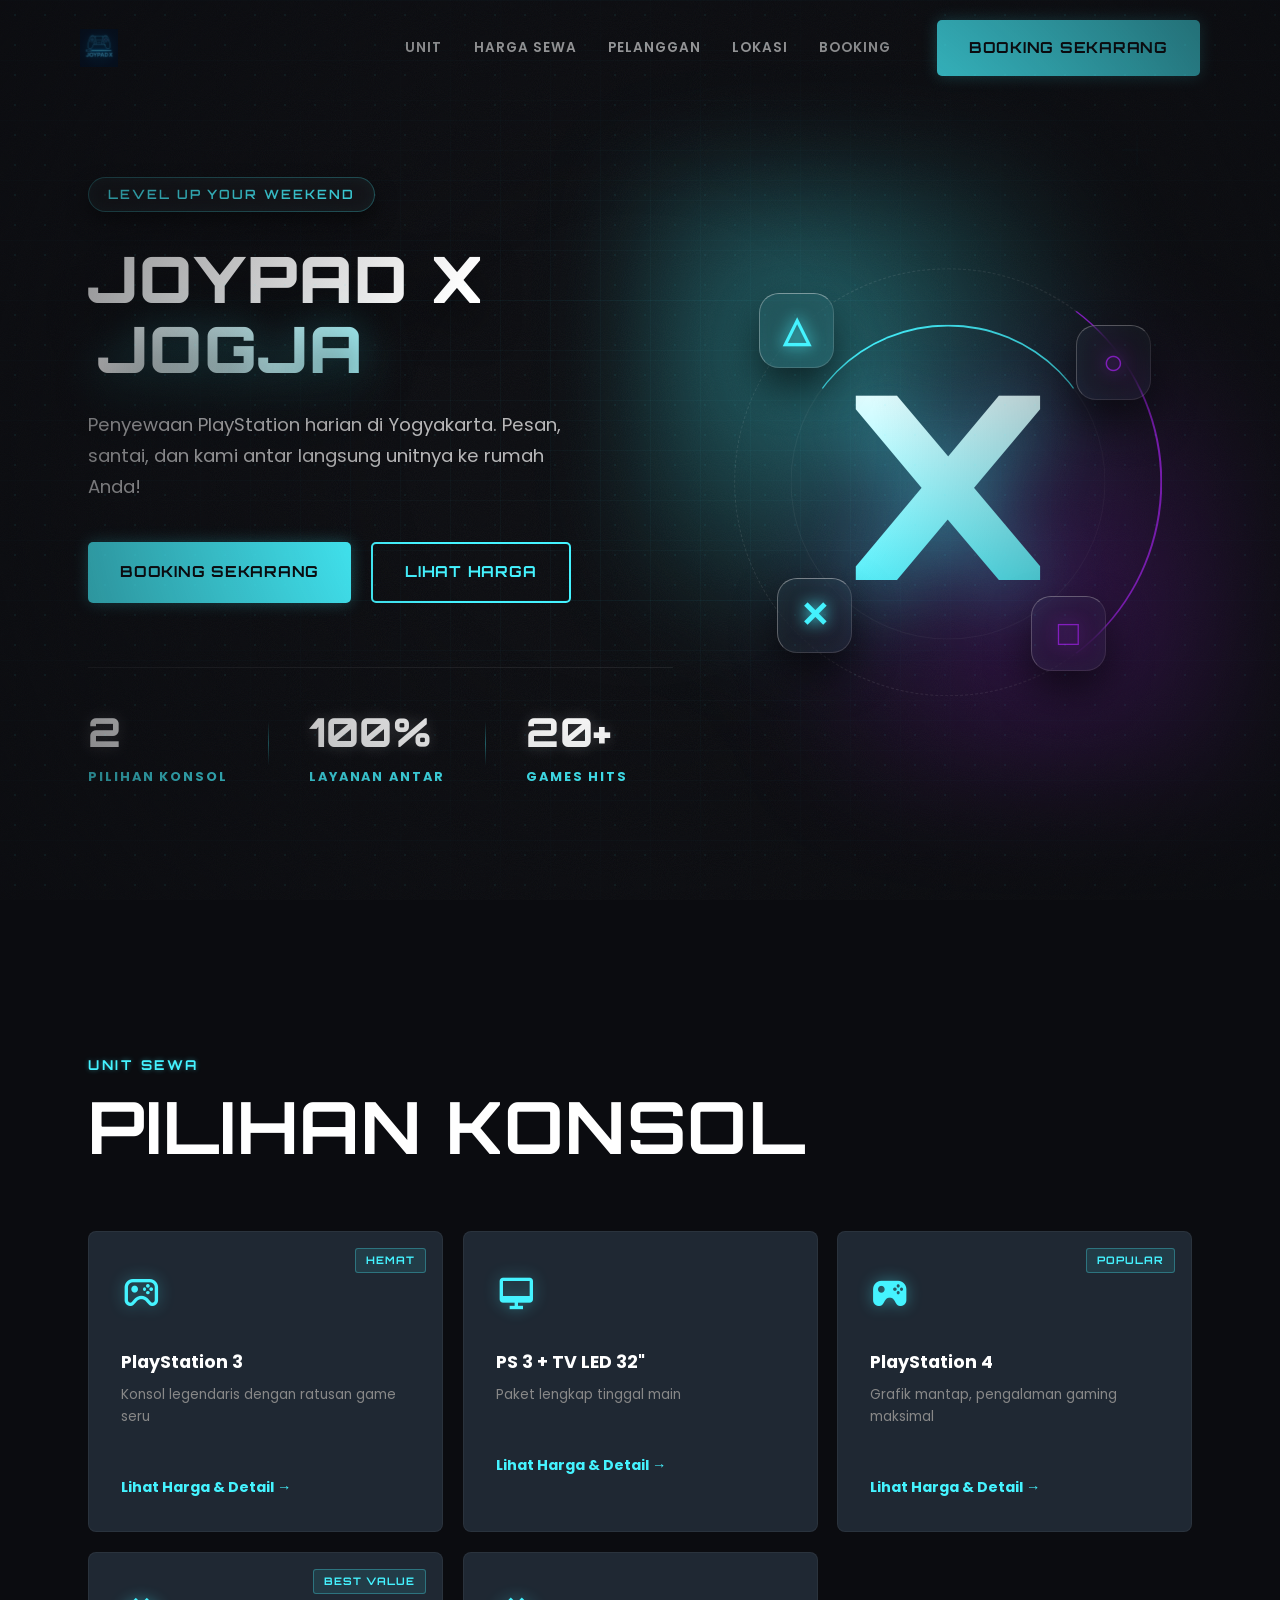
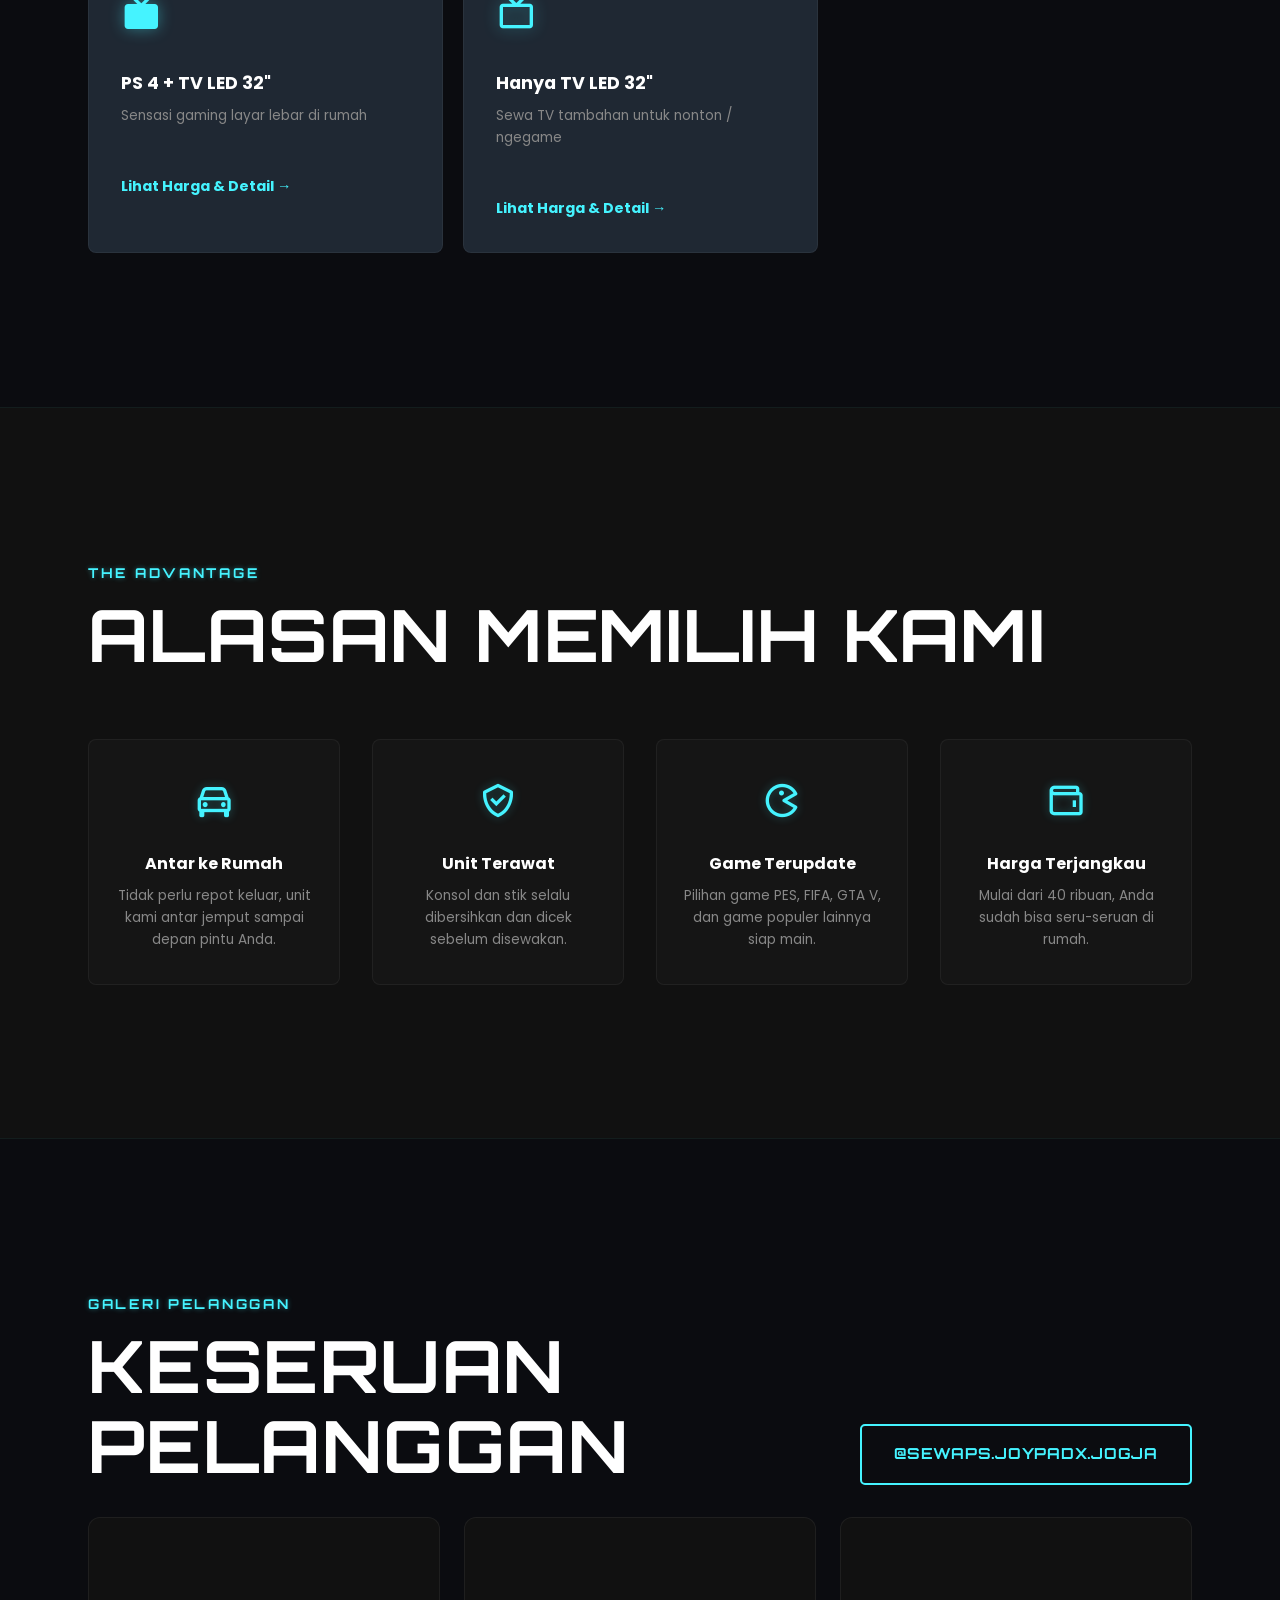
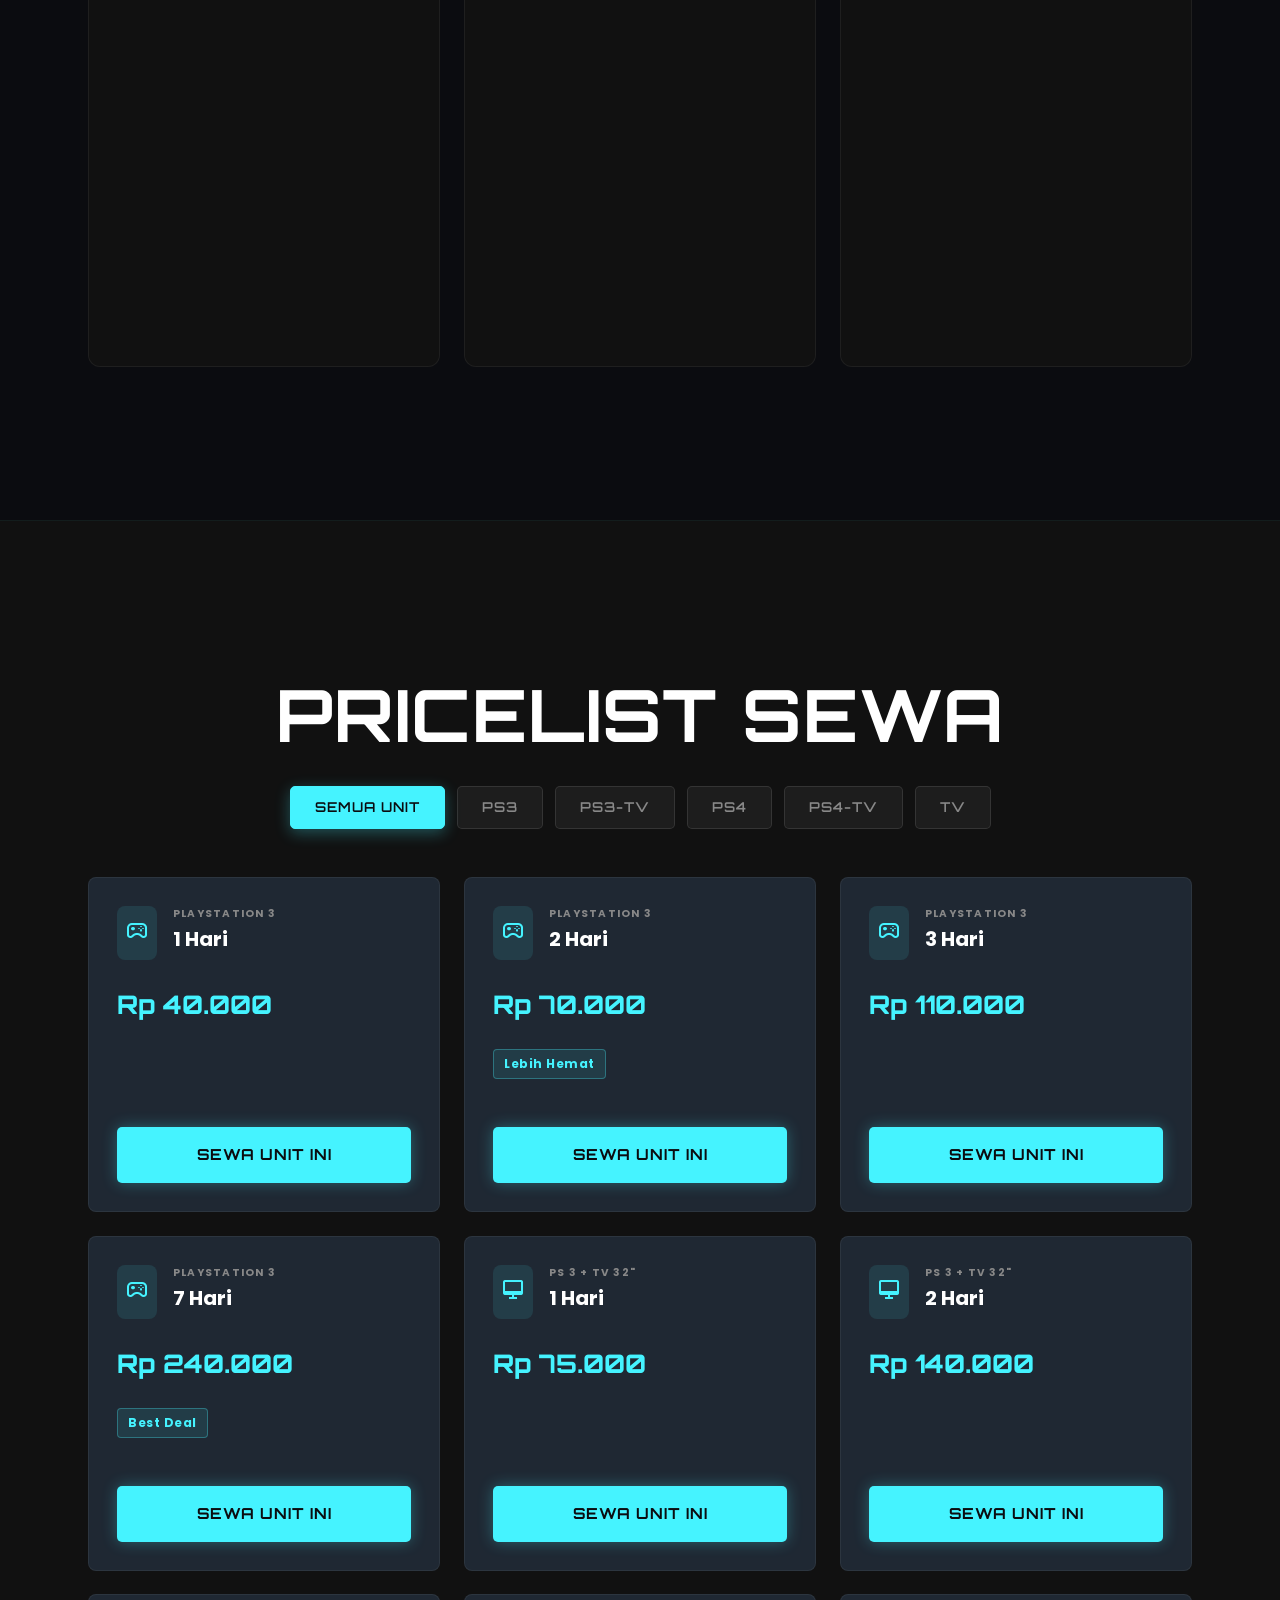
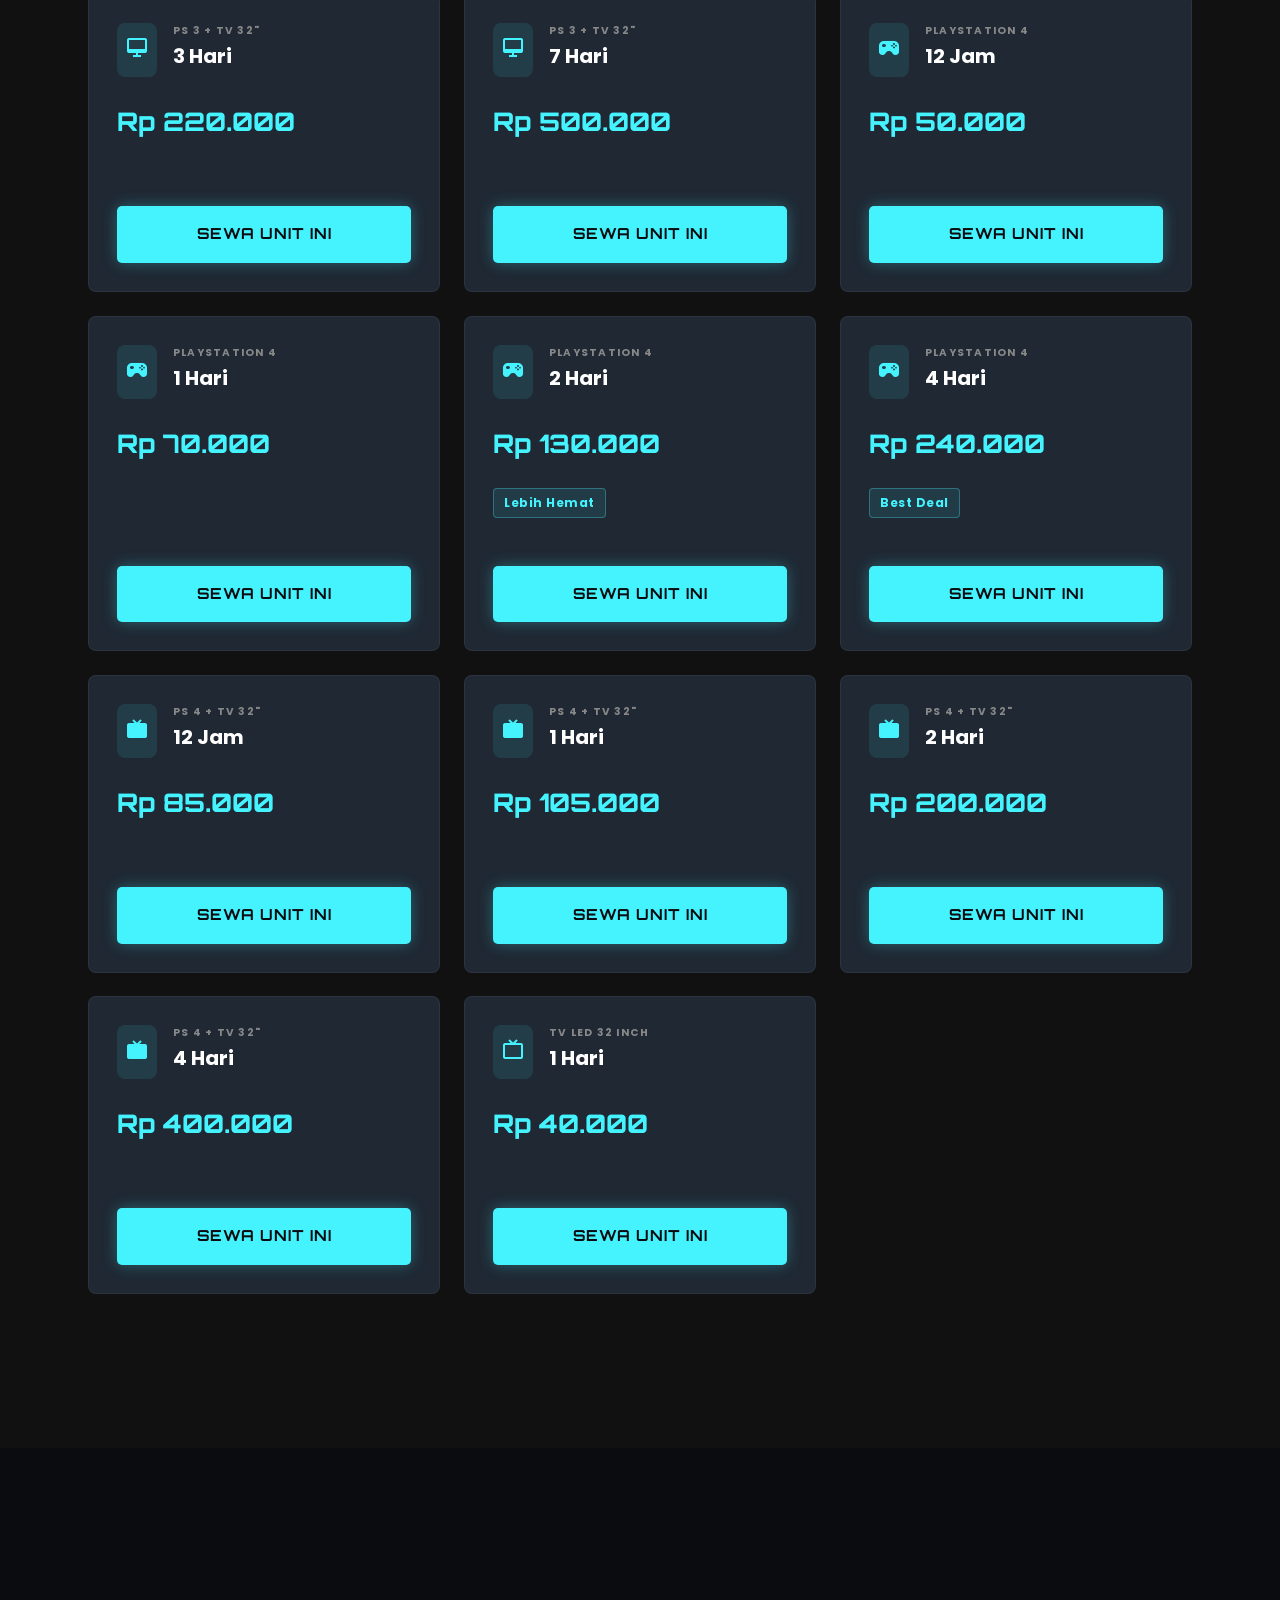
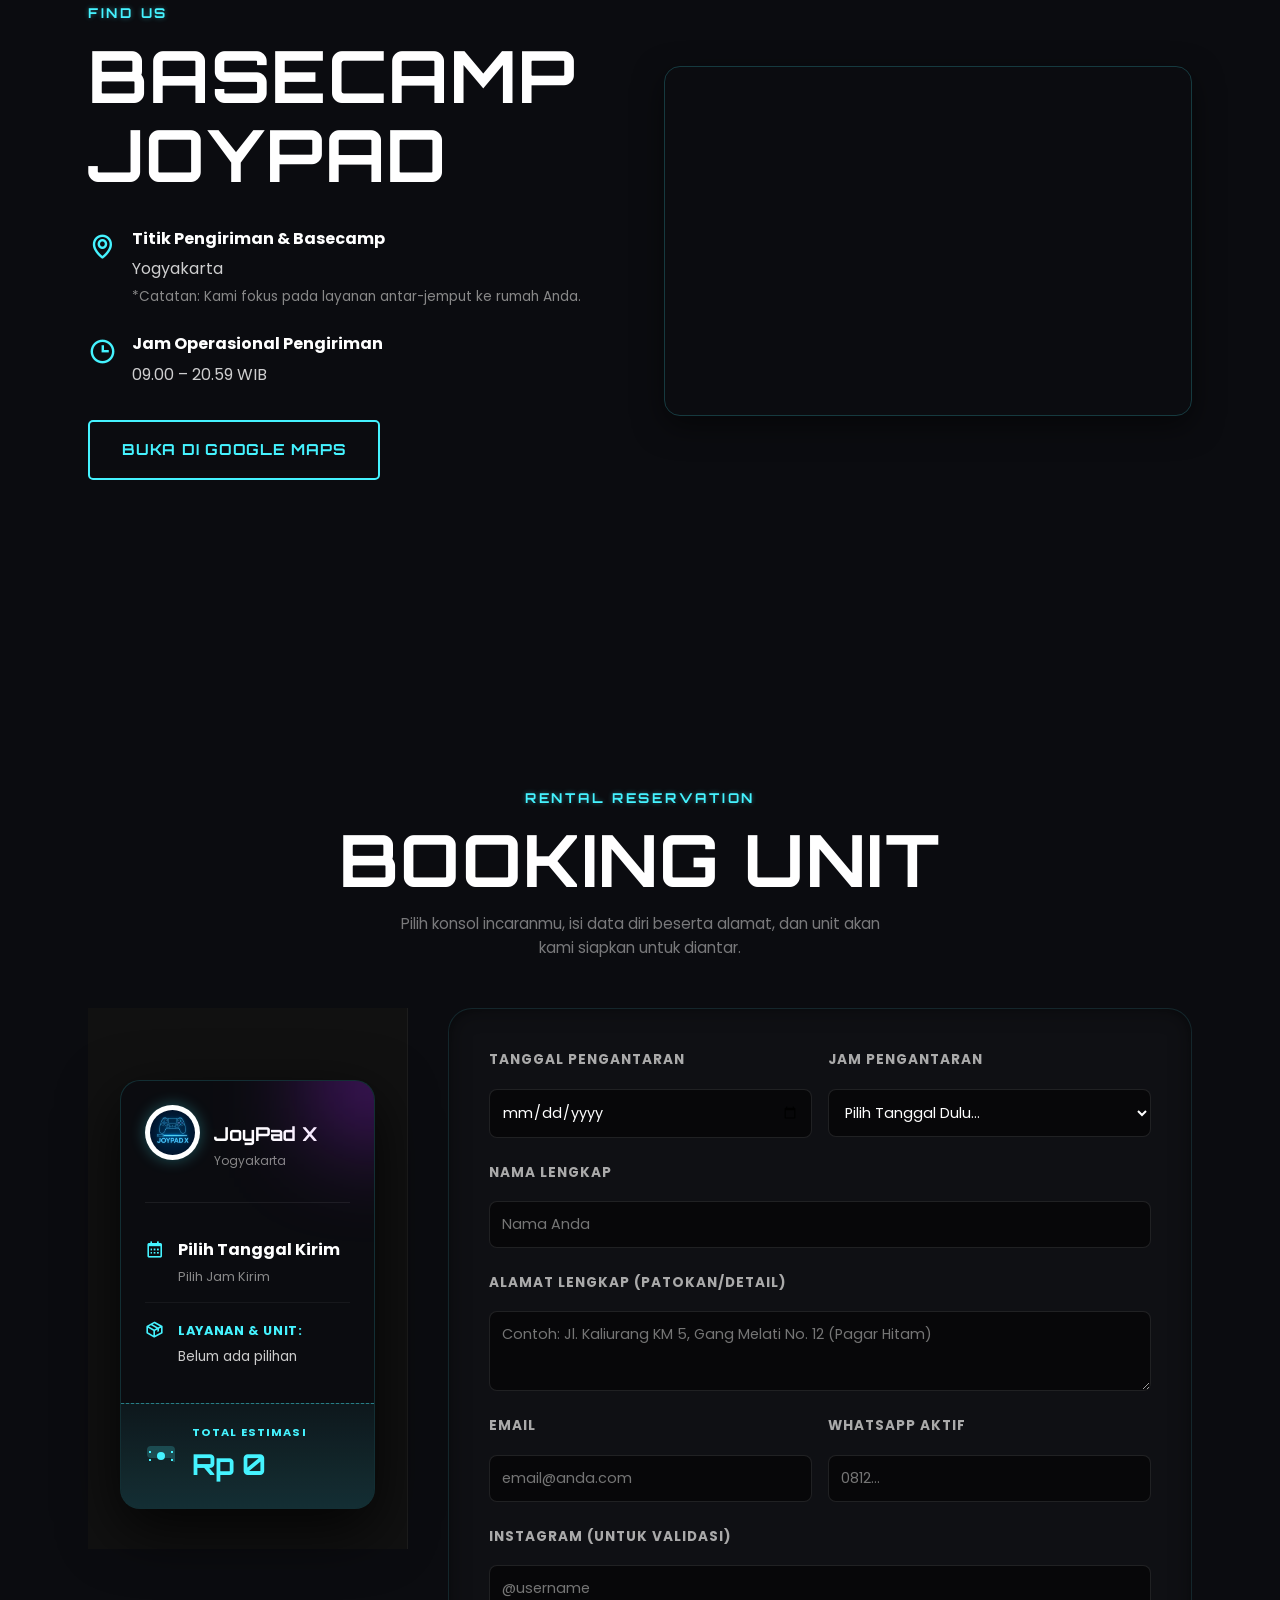
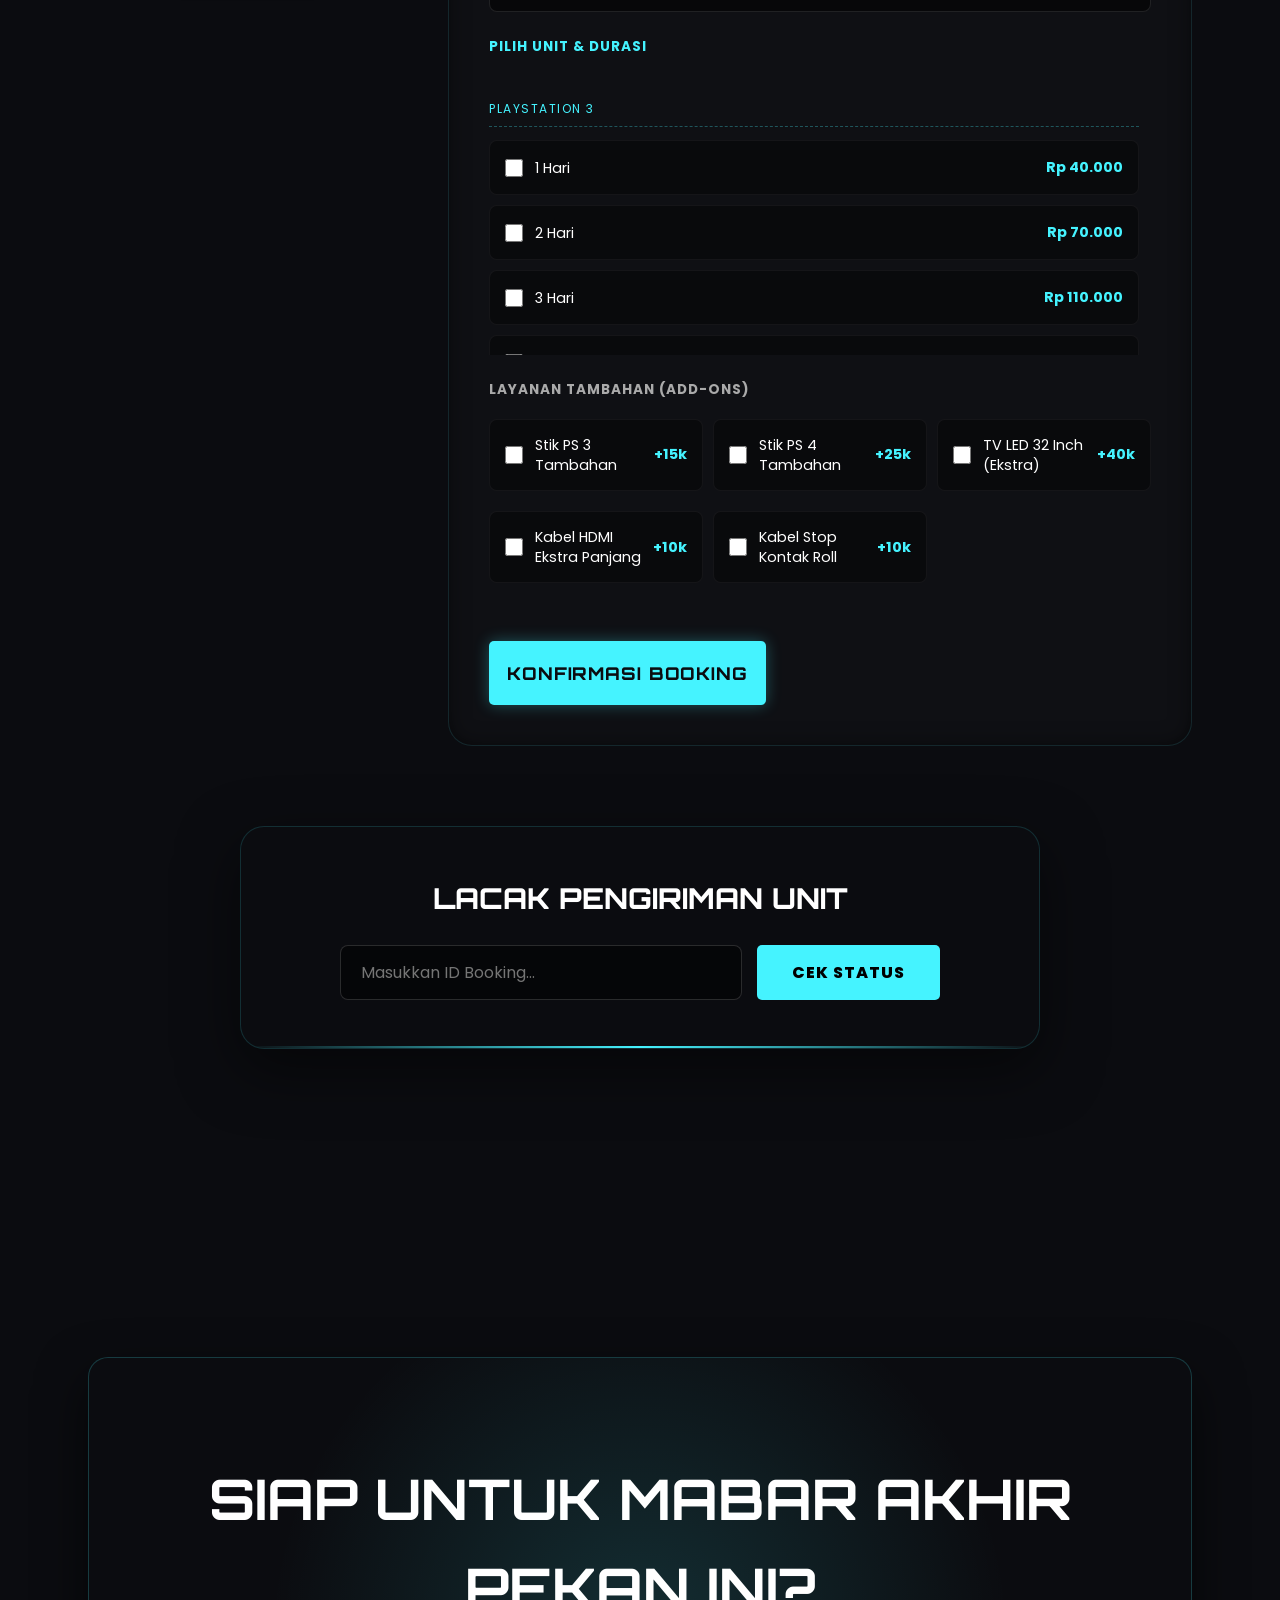
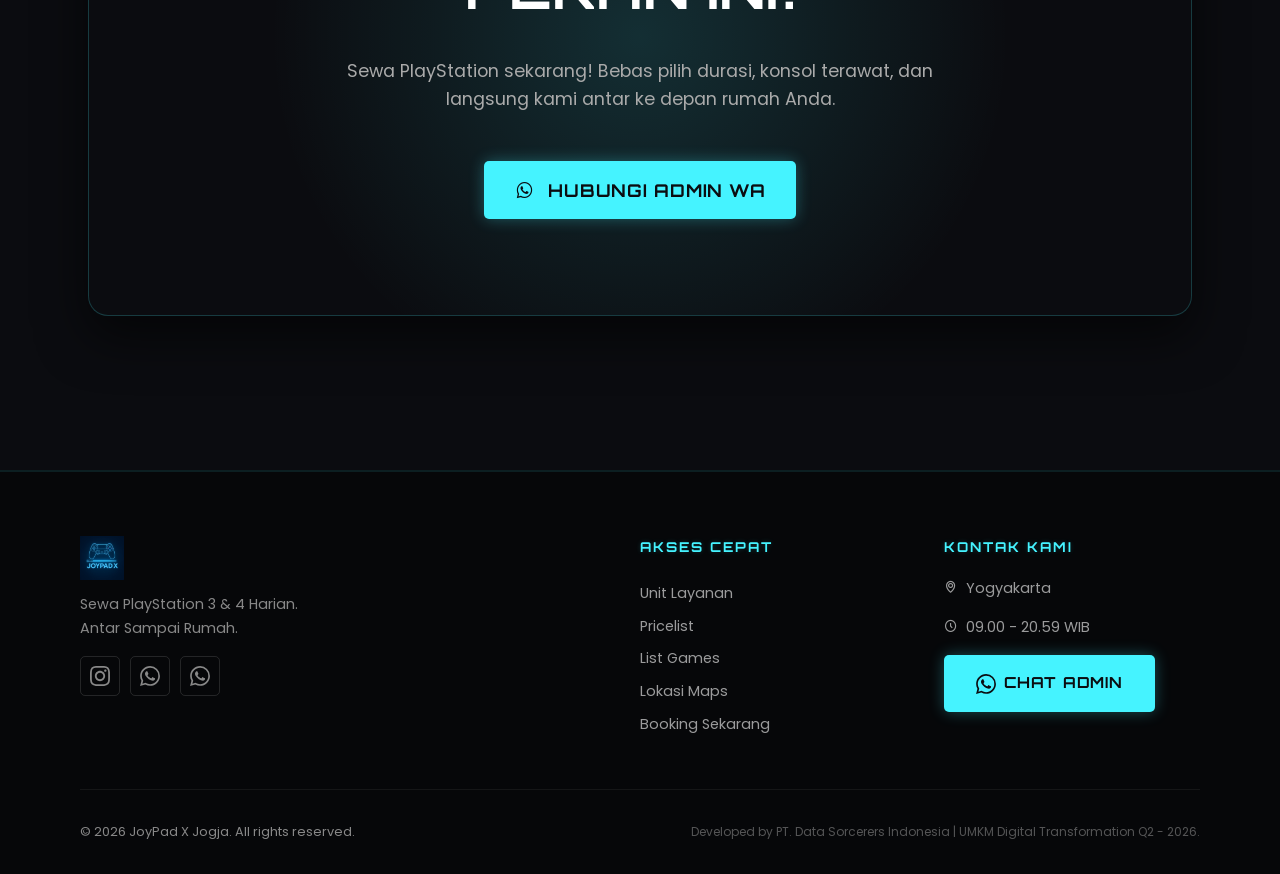
<file: index.html>
<!DOCTYPE html>
<html lang="id">
    <head>
        <meta charset="UTF-8" />
        <meta name="viewport" content="width=device-width, initial-scale=1.0" />
        <title>JoyPad X Jogja - Sewa PS3 & PS4</title>
        
        <!-- Icon di Tab Browser (Favicon) -->
        <link rel="icon" type="image/png" href="logo.png">
        <link rel="apple-touch-icon" href="logo.png">
      
        <!-- Meta Description -->
        <meta name="description" content="Sewa PlayStation 3 dan PlayStation 4 harian di Yogyakarta. Layanan antar langsung ke rumah. Level up your weekend bersama JoyPad X!" />
        <meta name="keywords" content="sewa ps jogja, rental ps3 jogja, rental ps4 jogja, sewa playstation yogyakarta, joypad x jogja, rental ps antar jemput" />
        
        <!-- Open Graph / Facebook / WhatsApp (Thumbnail Share) -->
        <meta property="og:type" content="website" />
        <meta property="og:url" content="https://joypadx-jogja.vercel.app" /> <!-- Ganti dengan domainmu nanti -->
        <meta property="og:title" content="JoyPad X Jogja - Sewa PS3 & PS4" />
        <meta property="og:description" content="Sewa PS3 & PS4 harian di Jogja dengan layanan antar ke rumah. Pesan sekarang!" />
        <meta property="og:image" content="logo.png" /> <!-- Ini yang jadi thumbnail -->
      
        <!-- Twitter -->
        <meta property="twitter:card" content="summary_large_image" />
        <meta property="twitter:title" content="JoyPad X Jogja - Sewa PS3 & PS4" />
        <meta property="twitter:description" content="Sewa PS3 & PS4 harian di Jogja dengan layanan antar ke rumah. Pesan sekarang!" />
        <meta property="twitter:image" content="logo.png" />
      
        <script async src="//www.instagram.com/embed.js"></script>
        <link href='https://unpkg.com/boxicons@2.1.4/css/boxicons.min.css' rel='stylesheet'>
      
        <link rel="stylesheet" href="css/base.css" />
        <link rel="stylesheet" href="css/layout.css" />
        <link rel="stylesheet" href="css/hero.css" />
        <link rel="stylesheet" href="css/sections.css" />
        <link rel="stylesheet" href="css/components.css" />
        <link rel="stylesheet" href="css/responsive.css" />
      </head>
<body>

  <div id="header-root"></div>
  
  <!-- Flash effect bisa dimatikan atau diganti warnanya nanti di CSS agar cocok dengan tema gaming -->
  <div id="shutter-flash" class="camera-flash"></div>
  
  <!-- Toast Notifikasi (Disesuaikan pesannya) -->
  <div id="booking-toast" class="booking-toast">
    <i class='bx bx-joystick'></i> <span>DATA SAVED! PREPARING WHATSAPP...</span>
  </div>

  <main>
    <div id="hero-root"></div>
    <div id="services-root"></div> <!-- Nanti bisa dipakai untuk Info Harga / Pricelist -->
    <div id="why-us-root"></div> <!-- Alasan memilih JoyPad X -->
    <div id="portfolio-root"></div> <!-- Nanti bisa dipakai untuk Galeri Pelanggan -->
    <div id="pricing-root"></div> <!-- Detail Pricelist -->
    <div id="location-root"></div>
    <div id="booking-root"></div>
    <div id="cta-root"></div>
  </main>

  <div id="footer-root"></div>

  <!-- Data -->
  <script src="js/data.js"></script>

  <!-- Components -->
  <script src="components/header.js"></script>
  <script src="components/hero.js"></script>
  <script src="components/sections.js"></script>
  <script src="components/content.js"></script>
  <script src="components/footer.js"></script>

  <!-- App -->
  <script src="js/app.js"></script>

  <!-- <script>
    // Matikan Klik Kanan
    document.addEventListener('contextmenu', event => event.preventDefault());
  
    // Matikan Shortcut (F12, Ctrl+Shift+I, Ctrl+U untuk View Source)
    document.onkeydown = function(e) {
      if (e.keyCode == 123 || 
         (e.ctrlKey && e.shiftKey && e.keyCode == 'I'.charCodeAt(0)) || 
         (e.ctrlKey && e.shiftKey && e.keyCode == 'C'.charCodeAt(0)) || 
         (e.ctrlKey && e.shiftKey && e.keyCode == 'J'.charCodeAt(0)) || 
         (e.ctrlKey && e.keyCode == 'U'.charCodeAt(0))) {
        return false;
      }
    };
  </script> -->
  
</body>
</html>
</file>
<file: css/base.css>
/* ─── FONTS ─────────────────────────────────────────────────────────────────── */
@import url('https://fonts.googleapis.com/css2?family=Orbitron:wght@400;500;700;900&family=Poppins:wght@300;400;500;600;700&display=swap');

/* ─── TOKENS ─────────────────────────────────────────────────────────────────── */
:root {
  --black: #000000;
  --dark: #0b0c10;       /* Base background JoyPad X */
  --dark-2: #111111;
  --dark-3: #1f2833;     /* Card background JoyPad X */
  --dark-4: #2a3644;
  --white: #ffffff;
  --off-white: #c5c6c7;  /* Teks utama JoyPad X */
  --muted: #888888;
  --muted-2: #444444;
  
  /* JoyPad X Neon Accents */
  --neon-blue: #45f3ff;
  --neon-purple: #b026ff;
  --accent: var(--neon-blue);
  --accent-dim: rgba(69, 243, 255, 0.1);

  --font-display: 'Orbitron', sans-serif;
  --font-heading: 'Poppins', sans-serif;
  --font-body: 'Poppins', sans-serif;

  --radius: 12px;
  --radius-sm: 8px;
  --radius-lg: 20px;

  --transition: 0.3s cubic-bezier(0.4, 0, 0.2, 1);
  --transition-slow: 0.6s cubic-bezier(0.4, 0, 0.2, 1);

  --shadow: 0 4px 24px rgba(0, 0, 0, 0.4);
  --shadow-lg: 0 8px 48px rgba(69, 243, 255, 0.2); /* Glow Shadow */

  --max-w: 1200px;
  --gap: clamp(1rem, 3vw, 2rem);
}

/* ─── RESET & SCROLL FIX ─────────────────────────────────────────────────────── */
*, *::before, *::after { 
  box-sizing: border-box; 
  margin: 0; 
  padding: 0; 
}

html {
  scroll-behavior: smooth;
  font-size: 16px;
  height: -webkit-fill-available; 
  overflow-x: hidden;
}

body {
  background: var(--dark); 
  color: var(--off-white);
  font-family: var(--font-body);
  line-height: 1.6;
  -webkit-font-smoothing: antialiased;
  
  overflow-y: auto !important; 
  overflow-x: hidden;
  min-height: 100vh;
  width: 100%;
  position: relative;
  visibility: visible !important;
  opacity: 1 !important;
}

/* Efek Pattern Dot/Grid ala UI Gaming */
body::before {
    content: "";
    position: fixed;
    top: 0; left: 0;
    width: 100%; height: 100%;
    background-image: radial-gradient(rgba(69, 243, 255, 0.15) 1px, transparent 1px);
    background-size: 30px 30px;
    opacity: 0.4; 
    pointer-events: none;
    z-index: 9999;
}

/* Efek Vignette untuk fokus ke tengah layar */
body::after {
    content: "";
    position: fixed;
    top: 0; left: 0;
    width: 100%; height: 100%;
    background: radial-gradient(circle at center, transparent 30%, rgba(11, 12, 16, 0.85) 120%);
    pointer-events: none;
    z-index: 9998;
}

/* Memastikan main container memiliki tinggi sesuai konten */
main {
  display: block;
  width: 100%;
  position: relative;
  z-index: 1; /* Di atas pseudo-elements background */
}

a { color: inherit; text-decoration: none; }
img { display: block; max-width: 100%; height: auto; }
button { cursor: pointer; border: none; background: none; font: inherit; }
ul { list-style: none; }

/* ─── SCROLLBAR (Tema Neon Blue) ────────────────────── */
::-webkit-scrollbar { width: 8px; }
::-webkit-scrollbar-track { background: var(--dark); }
::-webkit-scrollbar-thumb { 
  background: var(--dark-4); 
  border-radius: 10px;
  border: 1px solid rgba(69, 243, 255, 0.2);
}
::-webkit-scrollbar-thumb:hover { 
  background: var(--neon-blue); 
  box-shadow: 0 0 10px var(--neon-blue);
}

/* ─── LAYOUT UTILS ───────────────────────────────────────────────────────────── */
.container {
  max-width: var(--max-w);
  margin: 0 auto;
  padding: 0 clamp(1.5rem, 5vw, 3rem);
}

.section-gap {
  padding: clamp(5rem, 12vw, 10rem) 0;
}

.section-header {
  margin-bottom: 4rem;
}

.section-eyebrow {
  font-family: var(--font-display); /* Diubah jadi Orbitron */
  font-size: 0.85rem;
  font-weight: 700;
  letter-spacing: 0.2em;
  text-transform: uppercase;
  color: var(--neon-blue);
  margin-bottom: 0.75rem;
  display: block;
  text-shadow: 0 0 5px rgba(69, 243, 255, 0.4);
}

.section-title {
  font-family: var(--font-display);
  font-size: clamp(2.5rem, 6vw, 4.5rem);
  letter-spacing: 0.02em;
  line-height: 1.1;
  color: var(--white);
  text-transform: uppercase;
}

/* ─── BUTTONS ────────────────────────────────────────────────────────────────── */
.btn {
  display: inline-flex;
  align-items: center;
  justify-content: center;
  gap: 0.75rem;
  padding: 1rem 2rem;
  border-radius: 5px; /* Dibuat sedikit kotak agar lebih futuristik */
  font-family: var(--font-display); /* Font Orbitron untuk tombol */
  font-size: 0.95rem;
  font-weight: 700;
  transition: var(--transition);
  cursor: pointer;
  letter-spacing: 0.05em;
  white-space: nowrap;
  text-transform: uppercase;
}

/* Menimpa .btn-white menjadi tombol Primary Neon */
.btn-white {
  background: var(--neon-blue);
  color: var(--dark);
  box-shadow: 0 0 15px rgba(69, 243, 255, 0.3);
}
.btn-white:hover {
  background: #2ce1ed; /* Sedikit lebih terang */
  transform: translateY(-3px);
  box-shadow: 0 10px 30px rgba(69, 243, 255, 0.6);
  color: var(--black);
}

.btn-outline {
  background: transparent;
  color: var(--neon-blue);
  border: 2px solid var(--neon-blue);
}
.btn-outline:hover {
  background: rgba(69, 243, 255, 0.1);
  transform: translateY(-3px);
  box-shadow: 0 5px 20px rgba(69, 243, 255, 0.4);
}

/* ─── CURSOR GLOW FIX (Aura Biru di Belakang Kursor) ─────────────── */
.cursor-glow {
  position: fixed;
  top: 0;
  left: 0;
  width: 500px;
  height: 500px;
  border-radius: 50%;
  background: radial-gradient(circle, rgba(69, 243, 255, 0.08) 0%, transparent 60%);
  pointer-events: none;
  z-index: 0;
  transition: opacity 0.5s ease;
  will-change: transform;
  display: none; 
}

@media (min-width: 768px) {
  .cursor-glow {
    display: block;
  }
}

/* ─── SCROLL REVEAL ──────────────────────────────────────────────────────────── */
.reveal {
  opacity: 0;
  transform: translateY(40px);
  transition: opacity 0.8s cubic-bezier(0.2, 0, 0.2, 1), 
              transform 0.8s cubic-bezier(0.2, 0, 0.2, 1);
  will-change: opacity, transform;
}

.reveal.in-view {
  opacity: 1;
  transform: translateY(0);
}

@keyframes fadeIn {
  from { opacity: 0; transform: translateY(12px); }
  to   { opacity: 1; transform: translateY(0); }
}

/* --- SAFARI TYPOGRAPHY FIX --- */
:root {
    font-size: 16px !important; 
  }
  
  html, body {
    -webkit-text-size-adjust: 100%;
    text-size-adjust: 100%;
    font-size: 16px !important;
  }
</file>
<file: css/layout.css>
/* ─── HEADER ──────────────────────────────────────────────────────────────────── */
.header {
  position: fixed;
  top: 0;
  left: 0;
  right: 0;
  z-index: 1000;
  padding: 1.25rem 0;
  transition: var(--transition);
}

.header.scrolled {
  background: rgba(11, 12, 16, 0.92); /* Menggunakan warna dark JoyPad */
  backdrop-filter: blur(12px);
  -webkit-backdrop-filter: blur(12px);
  border-bottom: 1px solid rgba(69, 243, 255, 0.1); /* Garis batas neon tipis */
  padding: 0.85rem 0;
}

.header-inner {
  max-width: var(--max-w);
  margin: 0 auto;
  padding: 0 clamp(1rem, 4vw, 2.5rem);
  display: flex;
  align-items: center;
  gap: 2rem;
}

.logo {
  display: flex;
  align-items: center;
  gap: 0.5rem;
  font-family: var(--font-display); /* Font Orbitron */
  font-weight: 700;
  font-size: 1.2rem;
  letter-spacing: 0.05em;
  flex-shrink: 0;
  color: var(--neon-blue);
  text-shadow: 0 0 5px rgba(69, 243, 255, 0.3);
}

.logo-mark {
  color: var(--neon-blue);
  font-size: 0.5rem;
  animation: pulse 2s infinite;
}

@keyframes pulse {
  0%, 100% { opacity: 1; box-shadow: 0 0 5px var(--neon-blue); }
  50% { opacity: 0.4; box-shadow: 0 0 0px transparent; }
}

.nav-desktop {
  display: flex;
  gap: 0.25rem;
  margin-left: auto;
}

.nav-link {
  font-family: var(--font-heading);
  font-size: 0.85rem;
  font-weight: 600;
  color: rgba(255, 255, 255, 0.7);
  padding: 0.4rem 0.85rem;
  border-radius: 5px; /* Kotak ala gaming */
  transition: var(--transition);
  position: relative;
  text-transform: uppercase;
  letter-spacing: 1px;
}

.nav-link:hover,
.nav-link.active {
  color: var(--neon-blue);
  background: rgba(69, 243, 255, 0.1);
  text-shadow: 0 0 8px rgba(69, 243, 255, 0.4);
}

/* --- HAMBURGER BUTTON --- */
.hamburger {
  display: none;
  flex-direction: column;
  justify-content: space-between;
  width: 30px;
  height: 20px;
  background: transparent;
  border: none;
  cursor: pointer;
  padding: 0;
  z-index: 9999 !important;
  position: relative;
}

.hamburger .bar {
  width: 100%;
  height: 3px;
  background-color: var(--white);
  border-radius: 10px;
  transition: all 0.3s cubic-bezier(0.645, 0.045, 0.355, 1);
}

.hamburger.open .bar:nth-child(1) { transform: translateY(8.5px) rotate(45deg); background-color: var(--neon-blue); }
.hamburger.open .bar:nth-child(2) { opacity: 0; transform: translateX(20px); }
.hamburger.open .bar:nth-child(3) { transform: translateY(-8.5px) rotate(-45deg); background-color: var(--neon-blue); }

/* --- NAV MOBILE (SIDEBAR KANAN) --- */
.nav-mobile {
  position: fixed !important;
  top: 0;
  right: -100%;
  width: 280px;
  height: 100vh;
  background: var(--dark); /* Background gelap JoyPad */
  z-index: 9998 !important;
  display: flex;
  flex-direction: column;
  padding: 100px 40px;
  gap: 25px;
  box-shadow: -10px 0 30px rgba(0,0,0,0.8);
  transition: all 0.4s cubic-bezier(0.77, 0.2, 0.05, 1);
  border-left: 1px solid rgba(69, 243, 255, 0.1);
}

.nav-mobile.active {
  right: 0 !important;
}

.nav-mobile .nav-link {
  color: var(--white) !important;
  font-size: 1.2rem;
  font-weight: 700;
  text-decoration: none;
  text-transform: uppercase;
  letter-spacing: 1px;
  transition: 0.3s;
  background: transparent;
  padding: 0;
}

.nav-mobile .nav-link:hover {
  color: var(--neon-blue) !important;
  text-shadow: 0 0 10px rgba(69, 243, 255, 0.5); /* Glow biru */
  padding-left: 10px;
  background: transparent;
}

/* --- OVERLAY GELAP --- */
.nav-overlay {
  position: fixed;
  top: 0;
  left: 0;
  width: 100%;
  height: 100%;
  background: rgba(0,0,0,0.8);
  backdrop-filter: blur(5px);
  -webkit-backdrop-filter: blur(5px);
  z-index: 9997;
  display: none;
  opacity: 0;
  transition: 0.3s;
}

.nav-overlay.show {
  display: block;
  opacity: 1;
}

/* --- RESPONSIVE TOGGLE --- */
@media (max-width: 992px) {
  .nav-desktop, .hide-mobile { display: none !important; }
  .hamburger { display: flex !important; }
}

/* ─── FOOTER ──────────────────────────────────────────────────────────────────── */
.footer {
  border-top: 2px solid rgba(69, 243, 255, 0.1);
  padding: 4rem 0 2rem;
  background: #060709;
}

.footer-inner {
  max-width: var(--max-w);
  margin: 0 auto;
  padding: 0 clamp(1rem, 4vw, 2.5rem);
}

.footer-top {
  display: grid;
  grid-template-columns: 2fr 1fr 1fr;
  gap: 3rem;
  margin-bottom: 3rem;
}

.footer-tagline {
  font-family: var(--font-body);
  font-size: 0.9rem;
  color: var(--muted);
  margin-top: 0.75rem;
  line-height: 1.7;
}

.footer-socials {
  display: flex;
  gap: 0.75rem;
  margin-top: 1.5rem;
}

.social-link {
  display: flex;
  align-items: center;
  justify-content: center;
  width: 40px;
  height: 40px;
  border-radius: 5px; /* Kotak sedikit tumpul ala tombol L1/R1 */
  border: 1px solid rgba(255, 255, 255, 0.12);
  color: var(--muted);
  transition: var(--transition);
}

.social-link:hover {
  border-color: var(--neon-blue);
  color: var(--neon-blue);
  background: rgba(69, 243, 255, 0.05);
  box-shadow: 0 0 10px rgba(69, 243, 255, 0.2);
}

.footer-links-title {
  font-family: var(--font-display); /* Diubah jadi Orbitron */
  font-size: 0.85rem;
  font-weight: 700;
  letter-spacing: 0.15em;
  text-transform: uppercase;
  color: var(--neon-blue);
  margin-bottom: 1.25rem;
  text-shadow: 0 0 5px rgba(69, 243, 255, 0.2);
}

.footer-link {
  display: block;
  font-size: 0.9rem;
  color: rgba(255, 255, 255, 0.6);
  padding: 0.3rem 0;
  transition: color var(--transition);
}

.footer-link:hover {
  color: var(--neon-blue);
}

.footer-loc {
  font-size: 0.9rem;
  color: rgba(255, 255, 255, 0.6);
}

.footer-bottom {
  display: flex;
  justify-content: space-between;
  align-items: center;
  padding-top: 2rem;
  border-top: 1px solid rgba(255, 255, 255, 0.06);
  font-size: 0.8rem;
  color: var(--muted);
}
</file>
<file: css/hero.css>
/* ─── HERO (CLEAN WHITE GAMING EDITION) ─────────────────────────────────────────────────── */
.hero {
  position: relative;
  min-height: 100svh;
  display: flex;
  align-items: center;
  overflow: hidden;
  /* Clean white void with subtle electric accents */
  background: 
    radial-gradient(circle at 15% 70%, rgba(0, 212, 255, 0.04) 0%, transparent 50%),
    radial-gradient(circle at 85% 30%, rgba(168, 85, 247, 0.04) 0%, transparent 50%),
    linear-gradient(180deg, #ffffff 0%, #fafafa 100%);
}

/* Subtle grid overlay for tech feel */
.hero::before {
  content: "";
  position: absolute;
  inset: 0;
  background: linear-gradient(
    to bottom,
    rgba(0, 212, 255, 0.02) 1px,
    transparent 1px
  );
  background-size: 100% 60px;
  z-index: 0;
  pointer-events: none;
}

/* Fine noise texture for depth */
.hero-noise {
  position: absolute;
  inset: 0;
  opacity: 0.02;
  background-image: url("data:image/svg+xml,%3Csvg viewBox='0 0 256 256' xmlns='http://www.w3.org/2000/svg'%3E%3Cfilter id='n'%3E%3CfeTurbulence type='fractalNoise' baseFrequency='0.9' numOctaves='4' stitchTiles='stitch'/%3E%3C/filter%3E%3Crect width='100%25' height='100%25' filter='url(%23n)' opacity='1'/%3E%3C/svg%3E");
  background-size: 200px;
  pointer-events: none;
  z-index: 0;
}

/* Clean geometric grid */
.hero-grid-lines {
  position: absolute;
  inset: 0;
  background-image:
    linear-gradient(rgba(0, 212, 255, 0.05) 1px, transparent 1px),
    linear-gradient(90deg, rgba(0, 212, 255, 0.05) 1px, transparent 1px);
  background-size: 80px 80px;
  pointer-events: none;
  z-index: 0;
  -webkit-mask-image: linear-gradient(to bottom, transparent 5%, black 50%, transparent 95%);
  mask-image: linear-gradient(to bottom, transparent 5%, black 50%, transparent 95%);
}

/* Geometric accent mark */
.hero-grid-lines::after {
  content: "";
  position: absolute;
  top: 15%; right: 10%;
  width: 30px; height: 30px;
  background: 
    linear-gradient(to bottom, transparent 48%, rgba(0, 212, 255, 0.2) 48%, rgba(0, 212, 255, 0.2) 52%, transparent 52%),
    linear-gradient(to right, transparent 48%, rgba(0, 212, 255, 0.2) 48%, rgba(0, 212, 255, 0.2) 52%, transparent 52%);
  z-index: 0;
}

.hero-inner {
  position: relative;
  z-index: 1;
  max-width: var(--max-w);
  margin: 0 auto;
  padding: clamp(7rem, 15vw, 10rem) clamp(1rem, 4vw, 2.5rem) 4rem;
  width: 100%;
}

.hero-badge {
  display: inline-flex;
  align-items: center;
  gap: 0.5rem;
  padding: 0.35rem 0.85rem;
  border: 2px solid rgba(0, 212, 255, 0.3);
  background: rgba(0, 212, 255, 0.06);
  border-radius: 100px;
  font-family: var(--font-display);
  font-size: 0.75rem;
  font-weight: 500;
  color: var(--neon-blue);
  letter-spacing: 0.1em;
  text-transform: uppercase;
  margin-bottom: 2rem;
  opacity: 0;
  animation: slideDown 0.6s ease 0.1s forwards;
  box-shadow: 0 2px 8px rgba(0, 212, 255, 0.1);
}

.hero-badge-dot {
  width: 6px;
  height: 6px;
  border-radius: 50%;
  background: var(--neon-blue);
  box-shadow: 0 0 8px var(--neon-blue);
  animation: pulse 2s infinite;
}

@keyframes slideDown {
  from { opacity: 0; transform: translateY(-12px); }
  to   { opacity: 1; transform: translateY(0); }
}

@keyframes pulse {
  0% { transform: scale(0.95); box-shadow: 0 0 0 0 rgba(0, 212, 255, 0.7); }
  70% { transform: scale(1); box-shadow: 0 0 0 6px rgba(0, 212, 255, 0); }
  100% { transform: scale(0.95); box-shadow: 0 0 0 0 rgba(0, 212, 255, 0); }
}

.hero-headline {
  display: flex;
  flex-direction: column;
  font-family: var(--font-display);
  font-size: clamp(4rem, 12vw, 9rem);
  line-height: 0.92;
  letter-spacing: 0.01em;
  color: #0a0a0a;
  margin-bottom: 1.75rem;
  text-transform: uppercase;
  font-weight: 900;
}

.hero-line {
  display: block;
  opacity: 0;
  transform: translateY(40px);
  transition: opacity 0.7s ease, transform 0.7s ease;
}

/* Gradient text effect for accent line */
.hero-line--accent {
  background: linear-gradient(135deg, var(--neon-blue) 0%, var(--neon-purple) 100%);
  -webkit-background-clip: text;
  -webkit-text-fill-color: transparent;
  background-clip: text;
  filter: drop-shadow(0 0 20px rgba(0, 212, 255, 0.3));
}

.hero-line.revealed,
.hero-sub.revealed,
.hero-cta.revealed,
.hero-stats.revealed {
  opacity: 1;
  transform: translateY(0);
}

.hero-sub {
  font-family: var(--font-body);
  font-size: clamp(0.95rem, 2.5vw, 1.15rem);
  color: #4a4a4a;
  max-width: 500px;
  margin-bottom: 2.5rem;
  opacity: 0;
  transform: translateY(20px);
  transition: opacity 0.6s ease, transform 0.6s ease;
  line-height: 1.7;
}

.hero-cta {
  display: flex;
  gap: 1rem;
  flex-wrap: wrap;
  margin-bottom: 4rem;
  opacity: 0;
  transform: translateY(20px);
  transition: opacity 0.6s ease, transform 0.6s ease;
}

.hero-stats {
  display: flex;
  align-items: center;
  gap: 2rem;
  opacity: 0;
  transform: translateY(20px);
  transition: opacity 0.6s ease, transform 0.6s ease;
}

.hero-stat {
  display: flex;
  flex-direction: column;
  gap: 0.1rem;
}

.stat-num {
  font-family: var(--font-display);
  font-size: 2.2rem;
  color: #0a0a0a;
  letter-spacing: 0.02em;
  font-weight: 800;
}

.stat-label {
  font-size: 0.75rem;
  color: var(--neon-blue);
  text-transform: uppercase;
  letter-spacing: 0.1em;
  font-weight: 600;
}

.hero-divider {
  width: 1px;
  height: 40px;
  background: linear-gradient(to bottom, transparent, rgba(0, 212, 255, 0.3), transparent);
}

.hero-scroll {
  position: absolute;
  bottom: 2.5rem;
  right: clamp(1rem, 4vw, 2.5rem);
  display: flex;
  flex-direction: column;
  align-items: center;
  gap: 0.75rem;
  font-size: 0.7rem;
  letter-spacing: 0.15em;
  text-transform: uppercase;
  color: #999999;
  writing-mode: vertical-rl;
}

.scroll-line {
  width: 2px;
  height: 48px;
  background: linear-gradient(to bottom, var(--neon-blue), transparent);
  animation: scrollLine 2s ease-in-out infinite;
  box-shadow: 0 0 8px rgba(0, 212, 255, 0.4);
}

@keyframes scrollLine {
  0%, 100% { transform: scaleY(1); transform-origin: top; }
  50% { transform: scaleY(0.3); transform-origin: top; }
}

@media (max-width: 768px) {
  .hero-headline { font-size: clamp(3.5rem, 15vw, 6rem); }
  .hero-stats { gap: 1.25rem; }
  .hero-grid-lines::after { display: none; } /* Sembunyikan ornamen kecil di HP */
}
</file>
<file: css/sections.css>
/* ─── SERVICES ────────────────────────────────────────────────────────────────── */
.services-grid {
  display: grid;
  grid-template-columns: repeat(3, 1fr);
  gap: 1.25rem;
}

.service-card {
  position: relative;
  padding: 2rem;
  border-radius: var(--radius-sm); /* Sudut lebih tajam ala gaming */
  background: var(--dark-3);
  border: 1px solid rgba(255,255,255,0.06);
  transition: var(--transition);
  overflow: hidden;
}

/* Efek cahaya miring di dalam card */
.service-card::before {
  content: '';
  position: absolute;
  inset: 0;
  background: linear-gradient(135deg, rgba(69, 243, 255, 0.05) 0%, transparent 60%);
  opacity: 0;
  transition: var(--transition);
}

.service-card:hover {
  border-color: var(--neon-blue);
  transform: translateY(-4px);
  box-shadow: 0 10px 30px rgba(69, 243, 255, 0.15); /* Glow biru neon */
}

.service-card:hover::before { opacity: 1; }

.service-tag {
  position: absolute;
  top: 1rem;
  right: 1rem;
  font-family: var(--font-display);
  font-size: 0.65rem;
  font-weight: 700;
  letter-spacing: 0.1em;
  text-transform: uppercase;
  padding: 0.2rem 0.6rem;
  border-radius: 3px;
  background: rgba(69, 243, 255, 0.1);
  color: var(--neon-blue);
  border: 1px solid rgba(69, 243, 255, 0.3);
}

.service-icon {
  font-size: 2.5rem;
  margin-bottom: 1.25rem;
  display: block;
  color: var(--neon-blue);
  text-shadow: 0 0 15px rgba(69, 243, 255, 0.4); /* Efek nyala pada ikon */
}

.service-name {
  font-family: var(--font-heading);
  font-size: 1.1rem;
  font-weight: 700;
  color: var(--white);
  margin-bottom: 0.5rem;
}

.service-desc {
  font-size: 0.85rem;
  color: var(--muted);
  line-height: 1.6;
  margin-bottom: 1.5rem;
}

.service-link {
  font-family: var(--font-heading);
  font-size: 0.85rem;
  font-weight: 600;
  color: rgba(255,255,255,0.4);
  transition: color var(--transition);
}

.service-card:hover .service-link { 
  color: var(--neon-blue); 
  text-shadow: 0 0 8px rgba(69, 243, 255, 0.4); 
}

/* ─── WHY US ──────────────────────────────────────────────────────────────────── */
.why-section {
  background: var(--dark-2);
  border-top: 1px solid rgba(69, 243, 255, 0.05);
  border-bottom: 1px solid rgba(69, 243, 255, 0.05);
}

.why-grid {
  display: grid;
  grid-template-columns: repeat(4, 1fr);
  gap: 2rem;
}

.why-item {
  padding: 2rem 1.5rem;
  border-radius: var(--radius-sm);
  background: rgba(255,255,255,0.02);
  border: 1px solid rgba(255,255,255,0.05);
  text-align: center;
  transition: var(--transition);
  transition-delay: calc(var(--i) * 0.08s);
}

.why-item:hover {
  background: rgba(69, 243, 255, 0.03);
  border-color: var(--neon-blue);
  box-shadow: 0 5px 20px rgba(69, 243, 255, 0.1);
  transform: translateY(-3px);
}

.why-icon {
  font-size: 2.2rem;
  margin-bottom: 1rem;
  color: var(--neon-blue);
  text-shadow: 0 0 10px rgba(69, 243, 255, 0.3);
}

.why-title {
  font-family: var(--font-heading);
  font-size: 1rem;
  font-weight: 700;
  color: var(--white);
  margin-bottom: 0.5rem;
}

.why-desc {
  font-size: 0.85rem;
  color: var(--muted);
  line-height: 1.65;
}

/* ─── PORTFOLIO (GALLERY) ─────────────────────────────────────────────────────── */
.port-tabs {
  display: flex;
  gap: 0.5rem;
  flex-wrap: wrap;
  margin-bottom: 2rem;
}

.port-tab {
  font-family: var(--font-display);
  font-size: 0.8rem;
  font-weight: 600;
  padding: 0.45rem 1.1rem;
  border-radius: 5px;
  border: 1px solid rgba(255,255,255,0.12);
  color: rgba(255,255,255,0.5);
  transition: var(--transition);
  cursor: pointer;
  text-transform: uppercase;
}

.port-tab:hover { 
  border-color: var(--neon-blue); 
  color: var(--neon-blue); 
}

.port-tab.active { 
  background: var(--neon-blue); 
  color: var(--dark); 
  border-color: var(--neon-blue); 
  box-shadow: 0 0 10px rgba(69, 243, 255, 0.3);
}

.port-grid {
  display: grid;
  grid-template-columns: repeat(3, 1fr);
  gap: 1rem;
}

.port-item {
  border-radius: var(--radius-sm);
  overflow: hidden;
  aspect-ratio: 4/3;
  cursor: pointer;
  border: 1px solid rgba(255,255,255,0.05);
  transition: var(--transition);
}

.port-item:hover {
  border-color: var(--neon-blue);
  box-shadow: 0 5px 15px rgba(69, 243, 255, 0.2);
}

.port-placeholder {
  width: 100%;
  height: 100%;
  background: var(--bg, var(--dark-3));
  display: flex;
  flex-direction: column;
  justify-content: flex-end;
  padding: 1.25rem;
  position: relative;
  transition: var(--transition);
}

.port-tag {
  position: absolute;
  top: 1rem;
  left: 1rem;
  font-size: 0.65rem;
  font-weight: 600;
  letter-spacing: 0.1em;
  text-transform: uppercase;
  padding: 0.25rem 0.6rem;
  border-radius: 3px;
  background: rgba(69, 243, 255, 0.15);
  backdrop-filter: blur(8px);
  color: var(--neon-blue);
  border: 1px solid rgba(69, 243, 255, 0.3);
}

.port-title {
  font-family: var(--font-heading);
  font-size: 0.95rem;
  font-weight: 600;
  color: var(--white);
  position: relative;
  z-index: 2;
}

.port-overlay {
  position: absolute;
  inset: 0;
  background: rgba(11, 12, 16, 0.8);
  display: flex;
  align-items: center;
  justify-content: center;
  opacity: 0;
  transition: var(--transition);
  font-family: var(--font-display);
  font-size: 0.9rem;
  font-weight: 600;
  color: var(--neon-blue);
  text-transform: uppercase;
  letter-spacing: 1px;
}

.port-item:hover .port-overlay { opacity: 1; }
.port-item:hover .port-placeholder { transform: scale(1.05); }

/* ─── RESPONSIVE ──────────────────────────────────────────────────────────────── */
@media (max-width: 900px) {
  .services-grid { grid-template-columns: repeat(2, 1fr); }
  .why-grid { grid-template-columns: repeat(2, 1fr); }
  .port-grid { grid-template-columns: repeat(2, 1fr); }
}

@media (max-width: 580px) {
  .services-grid { grid-template-columns: 1fr; }
  .why-grid { grid-template-columns: 1fr; }
  .port-grid { grid-template-columns: 1fr; }
}
</file>
<file: css/components.css>
/* ─── PRICING V2 (CARDS & FILTERS) ─────────────────────────────────── */
.pricing-section {
  background: var(--dark-2);
  border-top: 1px solid rgba(69, 243, 255, 0.05); /* Aksen neon tipis di atas */
}

.section-header-centered {
  text-align: center;
  margin-bottom: 4rem;
}

/* Sort / Filter Buttons */
.filter-container {
  display: flex;
  justify-content: center;
  gap: 0.75rem;
  margin-top: 2rem;
  flex-wrap: wrap;
}

.filter-btn {
  padding: 0.6rem 1.5rem;
  border-radius: 5px; /* Dibuat sedikit kotak */
  background: rgba(255,255,255,0.05);
  border: 1px solid rgba(255,255,255,0.1);
  color: var(--muted);
  font-family: var(--font-display); /* Font Orbitron */
  font-size: 0.85rem;
  font-weight: 600;
  transition: all 0.3s cubic-bezier(0.4, 0, 0.2, 1);
  cursor: pointer;
  text-transform: uppercase;
  letter-spacing: 1px;
}

.filter-btn:hover {
  background: rgba(69, 243, 255, 0.1);
  color: var(--neon-blue);
  border-color: rgba(69, 243, 255, 0.4);
  transform: translateY(-2px);
}

.filter-btn.active {
  background: var(--neon-blue);
  color: var(--dark);
  border-color: var(--neon-blue);
  box-shadow: 0 4px 15px rgba(69, 243, 255, 0.3);
}

/* Pricing Grid - Optimized for Individual Cards */
.pricing-grid-v2 {
  display: grid;
  grid-template-columns: repeat(auto-fill, minmax(300px, 1fr));
  gap: 1.5rem;
  align-items: stretch;
}

/* Individual Card Styling */
.pricing-card-v2 {
  background: var(--dark-3);
  border: 1px solid rgba(255,255,255,0.06);
  border-radius: var(--radius-sm); /* Sudut lebih tajam */
  padding: 1.75rem;
  display: flex;
  flex-direction: column;
  transition: all 0.3s ease;
}

.pricing-card-v2:hover {
  transform: translateY(-5px);
  border-color: var(--neon-blue);
  box-shadow: 0 10px 30px rgba(69, 243, 255, 0.15); /* Glow shadow biru */
}

.p-card-header {
  display: flex;
  gap: 1rem;
  align-items: flex-start;
  margin-bottom: 1.5rem;
}

.p-card-icon { 
  font-size: 1.5rem; 
  background: rgba(69, 243, 255, 0.1);
  color: var(--neon-blue);
  padding: 0.5rem;
  border-radius: var(--radius-sm);
}

.p-category-tag {
  font-size: 0.65rem;
  text-transform: uppercase;
  letter-spacing: 0.12em;
  color: var(--muted);
  font-weight: 700;
  margin-bottom: 0.25rem;
}

.p-card-title h3 { 
  font-size: 1.25rem; 
  color: var(--white); 
  font-family: var(--font-heading);
  line-height: 1.2;
}

.p-card-body { 
  flex-grow: 1; 
  margin-bottom: 1.5rem;
}

.p-main-info {
  display: flex;
  align-items: baseline;
  gap: 0.4rem;
  margin-bottom: 1rem;
}

.p-price {
  font-size: 1.6rem;
  font-weight: 800;
  color: var(--neon-blue); /* Harga jadi biru neon */
  font-family: var(--font-display);
}

.p-unit {
  font-size: 0.8rem;
  color: var(--muted);
}

.p-note-box {
  background: rgba(255,255,255,0.03);
  padding: 0.85rem;
  border-radius: var(--radius-sm);
  font-size: 0.8rem;
  color: var(--off-white);
  line-height: 1.5;
  display: flex;
  gap: 0.5rem;
}

.p-note-box span { color: var(--neon-blue); } /* Ikon info jadi biru */

.p-card-footer {
  margin-top: auto;
  padding-top: 1.25rem;
  border-top: 1px solid rgba(255,255,255,0.05);
}

.footer-tag { 
  font-size: 0.6rem; 
  font-weight: 800; 
  color: var(--muted); 
  text-transform: uppercase; 
  display: block;
  margin-bottom: 0.4rem;
}

.p-card-footer p { 
  font-size: 0.75rem; 
  color: rgba(255,255,255,0.4); 
  line-height: 1.5; 
}

.p-card-action { margin-top: 1.5rem; }

/* ─── BOOKING ─────────────────────────────────────────────────────────────────── */
.booking-wrapper {
  display: grid;
  grid-template-columns: 1fr 1fr;
  gap: 4rem;
  align-items: start;
}

.booking-note {
  font-size: 0.9rem;
  color: var(--muted);
  line-height: 1.75;
  margin: 1rem 0 2rem;
}

.booking-details {
  display: flex;
  flex-direction: column;
  gap: 1rem;
}

.booking-detail-item {
  display: flex;
  align-items: center;
  gap: 0.75rem;
  font-size: 0.9rem;
  color: rgba(255,255,255,0.6);
}

.booking-form-wrap {
  background: var(--dark-3);
  border: 1px solid rgba(69, 243, 255, 0.1);
  border-radius: var(--radius-lg);
  padding: 2.5rem;
  box-shadow: 0 10px 30px rgba(0,0,0,0.5);
}

.booking-form { display: flex; flex-direction: column; gap: 1.25rem; }

.form-row {
  display: grid;
  grid-template-columns: 1fr 1fr;
  gap: 1rem;
}

.form-group { display: flex; flex-direction: column; gap: 0.5rem; }

.form-label {
  font-family: var(--font-heading);
  font-size: 0.75rem;
  font-weight: 700;
  letter-spacing: 0.08em;
  text-transform: uppercase;
  color: var(--muted);
}

.form-input {
  background: rgba(0,0,0,0.3);
  border: 1px solid rgba(255,255,255,0.1);
  border-radius: var(--radius-sm);
  padding: 0.85rem 1rem;
  color: var(--white);
  font-size: 0.9rem;
  transition: var(--transition);
}

.form-input:focus {
  outline: none;
  border-color: var(--neon-blue);
  background: rgba(0,0,0,0.5);
  box-shadow: 0 0 10px rgba(69, 243, 255, 0.2);
}

.btn-wa {
  background: #25D366; /* Warna WA tetap hijau standar internasional */
  color: var(--white);
}

/* ─── CTA SECTION ─────────────────────────────────────────────────────────────── */
.cta-wrapper {
  position: relative;
  text-align: center;
  padding: 6rem 2rem;
  border-radius: var(--radius-lg);
  border: 1px solid rgba(69, 243, 255, 0.15);
  background: var(--dark-3);
  overflow: hidden;
  box-shadow: 0 15px 40px rgba(0,0,0,0.5);
}

.cta-headline {
  font-family: var(--font-display);
  font-size: clamp(2rem, 6vw, 4rem);
  color: var(--white);
  margin-bottom: 1.5rem;
  text-transform: uppercase;
}

.cta-sub {
  font-size: 1.1rem;
  color: var(--muted);
  max-width: 500px;
  margin: 0 auto 3rem;
  line-height: 1.6;
}

/* ─── INSTAGRAM GRID ORIGINAL ────────────────────────────────────────── */
.ig-grid {
  display: grid;
  grid-template-columns: repeat(auto-fit, minmax(300px, 1fr));
  gap: 1.5rem;
}

.ig-embed-wrap {
  border-radius: var(--radius);
  overflow: hidden;
  background: var(--dark-2);
  border: 1px solid rgba(255,255,255,0.06);
  min-height: 450px; 
  transition: var(--transition);
}

.ig-embed-wrap:hover {
  border-color: rgba(69, 243, 255, 0.4);
  transform: translateY(-3px);
  box-shadow: 0 5px 20px rgba(69, 243, 255, 0.2);
}

.ig-embed-wrap .instagram-media {
  min-width: 100% !important;
  max-width: 100% !important;
  width: 100% !important;
}

/* ─── LOCATION ────────────────────────────────────────────────────────────── */
.location-grid {
  display: grid;
  grid-template-columns: 1fr 1.5fr;
  gap: 3rem;
}

.location-card {
  display: flex;
  gap: 1.25rem;
  padding: 1.5rem;
  background: var(--dark-3);
  border: 1px solid rgba(255,255,255,0.07);
  border-radius: var(--radius);
  margin-bottom: 1rem;
}

.map-wrap {
  height: 100%;
  min-height: 450px;
  border-radius: var(--radius-lg);
  overflow: hidden;
  border: 1px solid rgba(69, 243, 255, 0.2);
}

/* ─── RESPONSIVE ──────────────────────────────────────────────────────────── */
@media (max-width: 1024px) {
  .ig-grid { grid-template-columns: repeat(2, 1fr); }
  .location-grid { grid-template-columns: 1fr; }
  .map-wrap { min-height: 350px; }
}

@media (max-width: 768px) {
  .booking-wrapper { grid-template-columns: 1fr; gap: 3rem; }
  .form-row { grid-template-columns: 1fr; }
  .pricing-grid-v2 { grid-template-columns: 1fr; }
}

/* ─── 1. BOOKING MULTI-SELECT GRID ───────────────────────────────────── */
.services-selection-grid {
  display: grid;
  grid-template-columns: repeat(auto-fit, minmax(140px, 1fr)); 
  gap: 12px;
  background: rgba(0, 0, 0, 0.2);
  padding: 15px;
  border-radius: 12px;
  border: 1px solid rgba(255, 255, 255, 0.08);
  max-height: 250px; 
  overflow-y: auto;  
  margin-top: 8px;
}

.service-check-item {
  display: flex;
  align-items: center;
  gap: 10px;
  cursor: pointer;
  padding: 8px;
  border-radius: 8px;
  transition: all 0.2s ease;
  background: rgba(255, 255, 255, 0.02);
}

.service-check-item:hover {
  background: rgba(69, 243, 255, 0.08);
  color: #fff;
}

/* Checkbox Custom Style */
.custom-check {
  width: 18px;
  height: 18px;
  accent-color: var(--neon-blue); /* Centang warna biru neon */
  cursor: pointer;
}

.check-label {
  font-size: 0.85rem;
  font-weight: 500;
  user-select: none;
}

/* ─── 2. TRACKING STATUS BOX ─────────────────────────────────────────── */
.track-status-box {
  transition: transform 0.3s ease;
}

.track-status-box:hover {
  border-color: rgba(69, 243, 255, 0.4) !important;
}

#track-result {
  animation: fadeIn 0.4s ease-out;
}

@keyframes fadeIn {
  from { opacity: 0; transform: translateY(-10px); }
  to { opacity: 1; transform: translateY(0); }
}

/* ─── 3. RECEIPT / STRUK STYLE ───────────────────────────────────────── */
#receipt-box {
  background: #ffffff;
  color: #000000;
  padding: 1.5rem;
  font-family: 'Courier New', Courier, monospace; 
  font-weight: 900;
  font-size: 2rem;
  letter-spacing: 3px;
  border-radius: 8px;
  display: inline-block;
  width: 100%;
  box-shadow: 0 10px 30px rgba(0,0,0,0.5);
  position: relative;
}

.status-tag {
  display: inline-block;
  padding: 4px 12px;
  border-radius: 100px;
  font-weight: 700;
  font-size: 0.7rem;
  text-transform: uppercase;
}

/* ─── BOOKING SYSTEM WRAPPER ────────────────────────────────────────── */
.booking-wrapper {
  display: grid;
  grid-template-columns: 1fr 1.2fr;
  gap: 4rem;
  align-items: start;
}

@media (max-width: 992px) {
  .booking-wrapper { grid-template-columns: 1fr; gap: 2rem; }
}

/* ─── TRACKING BOX (CEK STATUS) ─────────────────────────────────────── */
.track-status-box {
  background: rgba(255, 255, 255, 0.03);
  padding: 1.5rem;
  border-radius: 16px;
  border: 1px solid rgba(255, 255, 255, 0.08);
  margin-top: 2rem;
}

.track-status-box .form-input {
  background: #000 !important;
  border: 1px solid rgba(255,255,255,0.1);
  color: #fff;
  height: 45px;
}

/* ─── MULTI-SELECT SERVICES (CHECKBOX GRID) ─────────────────────────── */
.services-selection-grid {
  display: grid;
  grid-template-columns: repeat(auto-fill, minmax(160px, 1fr));
  gap: 12px;
  background: rgba(0, 0, 0, 0.2);
  padding: 15px;
  border-radius: 12px;
  border: 1px solid rgba(255, 255, 255, 0.1);
  max-height: 280px;
  overflow-y: auto;
  margin-top: 10px;
}

.services-selection-grid::-webkit-scrollbar { width: 5px; }
.services-selection-grid::-webkit-scrollbar-thumb { background: rgba(69,243,255,0.2); border-radius: 10px; }

.service-check-item {
  position: relative;
  display: flex;
  align-items: center;
  gap: 12px;
  padding: 12px;
  background: rgba(255, 255, 255, 0.03);
  border: 1px solid rgba(255, 255, 255, 0.05);
  border-radius: 10px;
  cursor: pointer;
  transition: all 0.3s ease;
}

.service-check-item:hover {
  background: rgba(69, 243, 255, 0.08);
  border-color: rgba(69, 243, 255, 0.2);
}

/* Highlight saat dicentang (Neon Blue) */
.service-check-item:has(input:checked) {
  background: rgba(69, 243, 255, 0.1);
  border-color: var(--neon-blue);
  box-shadow: 0 0 15px rgba(69,243,255,0.15);
}

.custom-check {
  width: 18px;
  height: 18px;
  accent-color: var(--neon-blue);
  cursor: pointer;
}

.check-label {
  font-size: 0.85rem;
  font-weight: 500;
  color: rgba(255,255,255,0.7);
}

.service-check-item:has(input:checked) .check-label {
  color: #fff;
}

/* ─── RECEIPT / STRUK STYLE (SUCCESS UI) ────────────────────────────── */
#success-ui {
  animation: slideUp 0.5s ease-out;
}

@keyframes slideUp {
  from { opacity: 0; transform: translateY(20px); }
  to { opacity: 1; transform: translateY(0); }
}

#receipt-box {
  background: #fff;
  color: #000;
  padding: 2rem 1rem;
  font-family: 'Courier New', Courier, monospace;
  font-weight: 900;
  font-size: 2.2rem;
  letter-spacing: 4px;
  border-radius: 4px;
  margin: 1.5rem 0;
  text-align: center;
  position: relative;
  box-shadow: 0 20px 40px rgba(0,0,0,0.4);
}

#receipt-box::after {
  content: "";
  position: absolute;
  bottom: -10px;
  left: 0;
  width: 100%;
  height: 10px;
  background-image: linear-gradient(135deg, #fff 25%, transparent 25%), 
                    linear-gradient(-135deg, #fff 25%, transparent 25%);
  background-size: 15px 20px;
}

.btn-wa {
  background: #25D366;
  color: #fff;
  border: none;
  font-weight: 700;
  margin-top: 1rem;
}

.btn-wa:hover {
  background: #1eb954;
  transform: translateY(-2px);
}

/* LAYOUT BOOKING DUA KOLOM (YCB STYLE) */
.ycb-wrapper {
  display: grid;
  grid-template-columns: 320px 1fr;
  background: var(--dark-3); /* Pakai warna dasar JoyPad */
  border: 1px solid rgba(69, 243, 255, 0.1);
  border-radius: 16px;
  overflow: hidden;
  box-shadow: 0 20px 50px rgba(0,0,0,0.5);
  margin-top: 2rem;
}

.ycb-left {
  background: var(--dark-2);
  padding: 2.5rem 2rem;
  border-right: 1px solid rgba(255,255,255,0.05);
}

.ycb-right {
  padding: 2.5rem 3rem;
}

.ycb-avatar {
  width: 70px; height: 70px;
  border-radius: 50%;
  background: #fff;
  display: flex; align-items: center; justify-content: center;
  margin-bottom: 1.5rem;
  box-shadow: 0 0 20px rgba(69, 243, 255, 0.2);
}

.ycb-summary-card {
  margin-top: 2rem;
  background: rgba(255,255,255,0.02);
  border-radius: 12px;
  border: 1px solid rgba(69, 243, 255, 0.1);
}

.ycb-summary-row {
  padding: 1.2rem;
  border-bottom: 1px solid rgba(255,255,255,0.05);
  display: flex; gap: 15px; align-items: flex-start;
}
.ycb-summary-row:last-child { border-bottom: none; }
.ycb-icon { font-size: 1.3rem; opacity: 0.8; color: var(--neon-blue); }

.track-status-box {
  background: rgba(255,255,255,0.03);
  padding: 1.2rem;
  border-radius: 12px;
  border: 1px solid rgba(255,255,255,0.08);
  margin-top: 1rem;
  max-width: 500px;
}

.check-grid {
  display: grid; 
  grid-template-columns: 1fr 1fr; 
  gap: 12px;
  background: rgba(0,0,0,0.2);
  padding: 15px;
  border-radius: 10px;
}

@media (max-width: 992px) {
  .ycb-wrapper { grid-template-columns: 1fr; }
  .ycb-left { border-right: none; border-bottom: 1px solid rgba(255,255,255,0.05); }
  .ycb-right { padding: 2rem; }
}

/* Efek Flash Screen ala Gaming */
.camera-flash {
  position: fixed;
  top: 0;
  left: 0;
  width: 100vw;
  height: 100vh;
  background: rgba(69, 243, 255, 0.8); /* Warna flash kebiruan */
  opacity: 0;
  z-index: 10000;
  pointer-events: none; 
}

.flash-active {
  animation: flash-animation 0.15s ease-out;
}

@keyframes flash-animation {
  0% { opacity: 0.9; }
  100% { opacity: 0; }
}

/* ─── TOAST NOTIFICATION ─── */
.booking-toast {
  position: fixed;
  bottom: 30px;
  left: 50%;
  transform: translateX(-50%) translateY(100px); 
  background: var(--neon-blue); /* Warna diubah jadi biru neon */
  color: var(--dark);
  padding: 12px 24px;
  border-radius: 5px; /* Kotak ala gaming */
  font-weight: 800;
  font-size: 13px;
  letter-spacing: 1px;
  z-index: 1000000;
  display: flex;
  align-items: center;
  gap: 12px;
  transition: all 0.5s cubic-bezier(0.68, -0.55, 0.265, 1.55);
  box-shadow: 0 10px 40px rgba(69, 243, 255, 0.4); /* Glow cyan */
  white-space: nowrap;
  opacity: 0;
  font-family: var(--font-display);
}

.booking-toast.show {
  transform: translateX(-50%) translateY(0);
  opacity: 1;
}

.booking-toast i {
  font-size: 20px;
  animation: pulse-scan 0.8s infinite;
}

@keyframes pulse-scan {
  0% { opacity: 1; }
  50% { opacity: 0.3; }
  100% { opacity: 1; }
}
</file>
<file: css/responsive.css>
/* ═══════════════════════════════════════════════════════════════════
   RESPONSIVE.CSS — Perbaikan responsif saja, tidak ada perubahan konten
   ═══════════════════════════════════════════════════════════════════ */

/* ─── HAMBURGER & OVERLAY: HIDDEN ON DESKTOP ────────────────────────────── */
.hamburger {
    display: none;
  }
  
  .nav-overlay {
    display: none;
  }
  
  .nav-mobile {
    display: none;
  }
  
  /* ─── LOGO IMAGE ─────────────────────────────────────────────────────────── */
  .logo-img {
      height: 38px;
      width: auto;
      display: block;
      object-fit: contain;
    }
    
    .logo {
      gap: 0; /* logo gambar sudah include teks */
    }
    
    .logo-mark,
    .logo-text {
      display: none; /* ganti dengan logo gambar */
    }
    
    /* ─── BASE OVERFLOW FIX ──────────────────────────────────────────────────── */
    html, body {
      overflow-x: hidden;
      max-width: 100%;
    }
    
    * {
      box-sizing: border-box;
    }
    
    /* ─── HERO — MOBILE ──────────────────────────────────────────────────────── */
    @media (max-width: 768px) {
      .hero-inner {
        padding-top: 7rem;
        padding-bottom: 3rem;
      }
    
      .hero-headline {
        font-size: clamp(3rem, 14vw, 5rem);
      }
    
      .hero-sub {
        font-size: 0.9rem;
      }
    
      .hero-cta {
        flex-direction: column;
        align-items: flex-start;
        gap: 0.75rem;
      }
    
      .hero-cta .btn {
        width: 100%;
        justify-content: center;
      }
    
      .hero-stats {
        gap: 1rem;
        flex-wrap: wrap;
      }
    
      .stat-num { font-size: 1.5rem; }
    
      .hero-scroll { display: none; }
    }
    
    /* ─── HEADER — MOBILE ────────────────────────────────────────────────────── */
    @media (max-width: 992px) {
      .header-inner {
        padding: 0 1.25rem;
      }
    
      /* Logo size on mobile */
      .logo-img {
        height: 32px;
      }
    
      /* Hamburger visible */
      .hamburger {
        display: flex !important;
        margin-left: auto;
      }
    
      /* Desktop nav hidden */
      .nav-desktop {
        display: none !important;
      }
    
      /* Hide "Book Now" button in header on mobile */
      .hide-mobile {
        display: none !important;
      }
    
      /* Nav mobile sidebar */
      .nav-mobile {
        position: fixed !important;
        display: flex !important;
        top: 0;
        right: -100%;
        width: min(280px, 80vw);
        height: 100dvh;
        background: #0a0a0a;
        z-index: 9998 !important;
        flex-direction: column;
        padding: 5rem 2rem 2rem;
        gap: 0.5rem;
        box-shadow: -10px 0 40px rgba(0, 0, 0, 0.6);
        transition: right 0.4s cubic-bezier(0.77, 0.2, 0.05, 1);
        border-left: 1px solid rgba(255, 255, 255, 0.08);
        pointer-events: all !important;
        overflow-y: auto;
      }
    
      .nav-mobile.active {
        right: 0 !important;
      }
    
      .nav-mobile .nav-link {
        font-family: var(--font-heading);
        font-size: 1rem;
        font-weight: 600;
        color: rgba(255, 255, 255, 0.7) !important;
        padding: 0.85rem 1rem !important;
        border-radius: 8px;
        display: block;
        width: 100%;
        transition: all 0.2s ease;
        letter-spacing: 0.05em;
      }
    
      .nav-mobile .nav-link:hover {
        color: #fff !important;
        background: rgba(255, 255, 255, 0.07);
        padding-left: 1.5rem !important;
      }
    
      .nav-mobile .btn {
        width: 100%;
        justify-content: center;
        margin-top: 1rem;
      }
    
      /* Overlay */
      .nav-overlay {
        display: block;
        position: fixed;
        inset: 0;
        background: rgba(0, 0, 0, 0.65);
        backdrop-filter: blur(4px);
        z-index: 9997;
        opacity: 0;
        pointer-events: none;
        transition: opacity 0.3s ease;
      }
    
      .nav-overlay.show {
        opacity: 1;
        pointer-events: all;
      }
    }
    
    /* ─── SERVICES GRID ──────────────────────────────────────────────────────── */
    @media (max-width: 900px) {
      .services-grid {
        grid-template-columns: repeat(2, 1fr);
      }
    }
    
    @media (max-width: 520px) {
      .services-grid {
        grid-template-columns: 1fr;
      }
    
      .service-card {
        padding: 1.5rem;
      }
    }
    
    /* ─── WHY US GRID ────────────────────────────────────────────────────────── */
    @media (max-width: 900px) {
      .why-grid {
        grid-template-columns: repeat(2, 1fr);
      }
    }
    
    @media (max-width: 480px) {
      .why-grid {
        grid-template-columns: 1fr;
      }
    }
    
    /* ─── INSTAGRAM / PORTFOLIO GRID ─────────────────────────────────────────── */
    @media (max-width: 1024px) {
      .ig-grid {
        grid-template-columns: repeat(2, 1fr);
      }
    }
    
    @media (max-width: 560px) {
      .ig-grid {
        grid-template-columns: 1fr;
      }
    
      .ig-embed-wrap {
        min-height: 380px;
      }
    }
    
    /* ─── SECTION HEADER ROW (Portfolio heading + IG button) ─────────────────── */
    @media (max-width: 600px) {
      .section-header-row {
        flex-direction: column;
        align-items: flex-start;
        gap: 1rem;
      }
    
      .ig-btn {
        width: 100%;
        justify-content: center;
      }
    }
    
    /* ─── PRICING ────────────────────────────────────────────────────────────── */
    @media (max-width: 1100px) {
      /* Pricing layout: collapse sidebar to top tabs */
      .pricing-layout {
        grid-template-columns: 1fr;
      }
    
      .pricing-tabs-col .pricing-tabs {
        flex-direction: row;
        flex-wrap: wrap;
        position: static;
        gap: 0.5rem;
      }
    
      .pricing-tab {
        width: auto;
        flex: 0 1 auto;
      }
    
      .pricing-panel-body {
        grid-template-columns: 1fr 1fr;
      }
    }
    
    @media (max-width: 680px) {
      .pricing-panel-body {
        grid-template-columns: 1fr;
      }
    
      .pricing-includes-list {
        grid-template-columns: 1fr;
      }
    
      .pricing-panel {
        padding: 0;
      }
    }
    
    /* Pricing cards (pricing-grid-v2) */
    @media (max-width: 768px) {
      .pricing-grid-v2 {
        grid-template-columns: 1fr;
      }
    
      .filter-container {
        gap: 0.5rem;
      }
    
      .filter-btn {
        padding: 0.5rem 1rem;
        font-size: 0.8rem;
      }
    }
    
    /* ─── LOCATION ────────────────────────────────────────────────────────────── */
    @media (max-width: 1024px) {
      .location-grid {
        grid-template-columns: 1fr;
      }
    
      .map-wrap {
        min-height: 320px;
        height: 320px;
      }
    }
    
    @media (max-width: 600px) {
      .location-card {
        flex-direction: column;
        gap: 0.75rem;
        padding: 1.25rem;
      }
    
      .location-btns {
        flex-direction: column;
      }
    
      .location-btns .btn {
        width: 100%;
        justify-content: center;
      }
    
      .map-wrap {
        min-height: 260px;
        height: 260px;
      }
    }
    
    /* ─── BOOKING ─────────────────────────────────────────────────────────────── */
    @media (max-width: 992px) {
      .booking-wrapper,
      .ycb-wrapper {
        grid-template-columns: 1fr;
        gap: 2rem;
      }
    
      .ycb-left {
        border-right: none;
        border-bottom: 1px solid rgba(255, 255, 255, 0.05);
      }
    
      .ycb-right {
        padding: 2rem;
      }
    }
    
    @media (max-width: 600px) {
      .booking-form-wrap {
        padding: 1.5rem;
      }
    
      .form-row {
        grid-template-columns: 1fr;
      }
    
      .check-grid {
        grid-template-columns: 1fr;
      }
    
      .services-selection-grid {
        grid-template-columns: 1fr;
      }
    }
    
    /* ─── CTA SECTION ─────────────────────────────────────────────────────────── */
    @media (max-width: 600px) {
      .cta-wrapper {
        padding: 3rem 1.25rem;
      }
    
      .cta-headline {
        font-size: clamp(1.75rem, 8vw, 3rem);
      }
    
      .cta-sub {
        font-size: 0.9rem;
      }
    
      .cta-wrapper .btn-lg {
        width: 100%;
        justify-content: center;
      }
    }
    
    /* ─── FOOTER ─────────────────────────────────────────────────────────────── */
    @media (max-width: 768px) {
      .footer-top {
        grid-template-columns: 1fr;
        gap: 2rem;
      }
    
      .footer-bottom {
        flex-direction: column;
        gap: 0.4rem;
        text-align: center;
        font-size: 0.75rem;
      }
    }
    
    /* ─── SECTION GENERAL ────────────────────────────────────────────────────── */
    @media (max-width: 768px) {
      .section-gap {
        padding: clamp(2.5rem, 8vw, 4rem) 0;
      }
    
      .section-title {
        font-size: clamp(2rem, 8vw, 3rem);
      }
    
      .section-header {
        margin-bottom: 2rem;
      }
    
      .container {
        padding: 0 1rem;
      }
    }
    
    /* ─── BUTTONS ─────────────────────────────────────────────────────────────── */
    @media (max-width: 400px) {
      .btn {
        padding: 0.65rem 1.25rem;
        font-size: 0.85rem;
      }
    }
</file>
